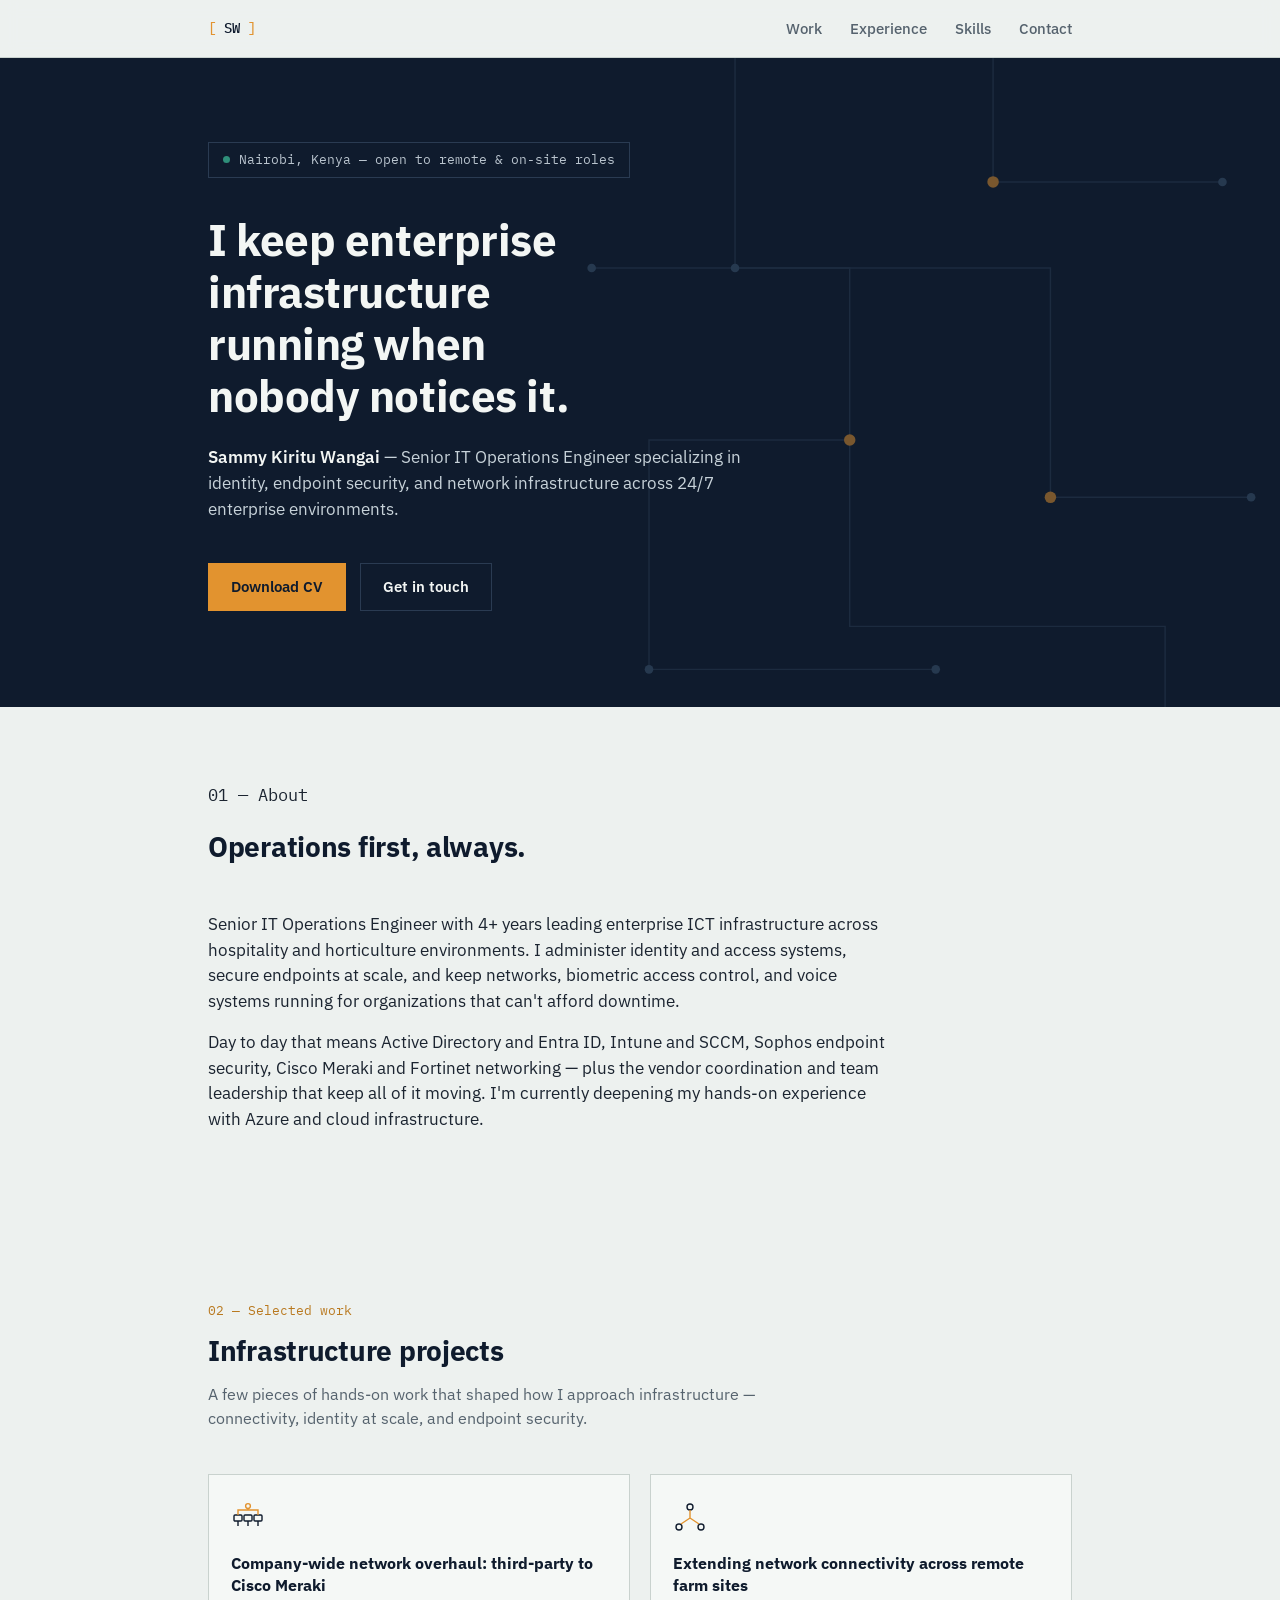
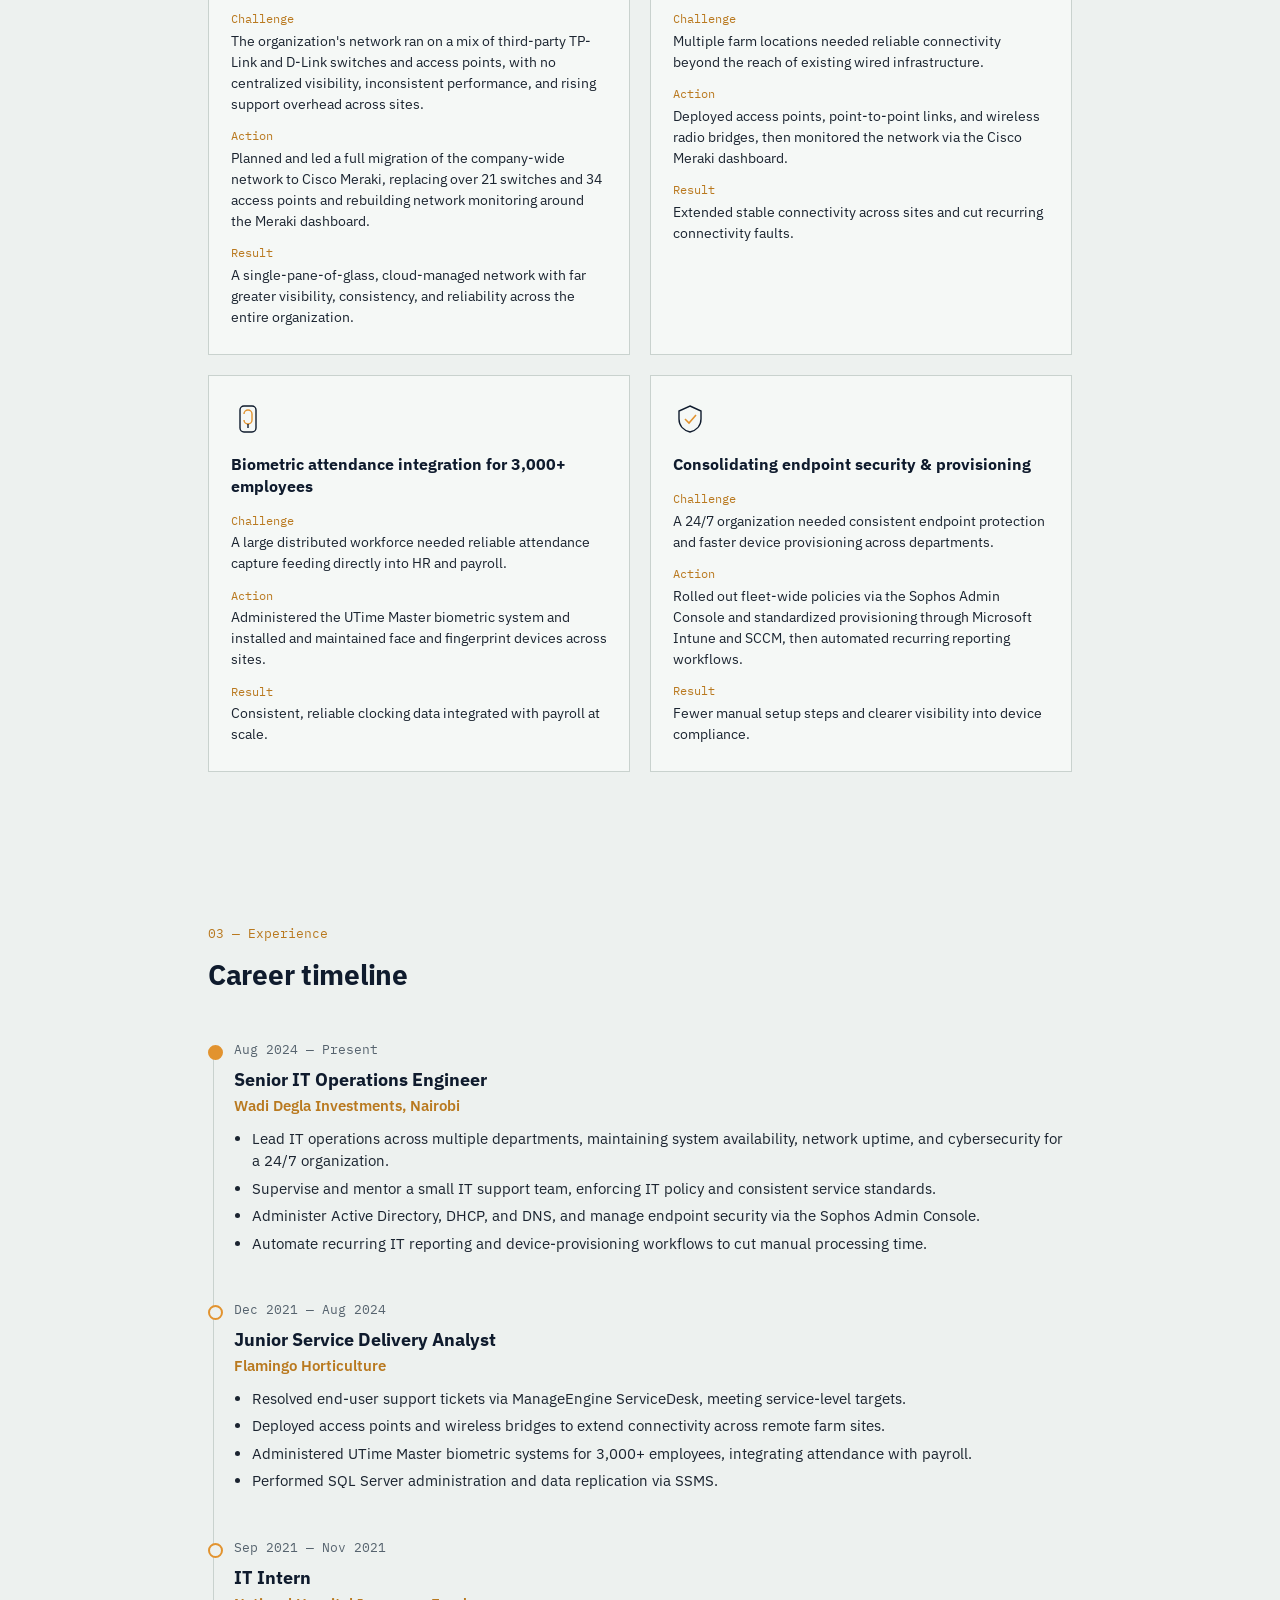
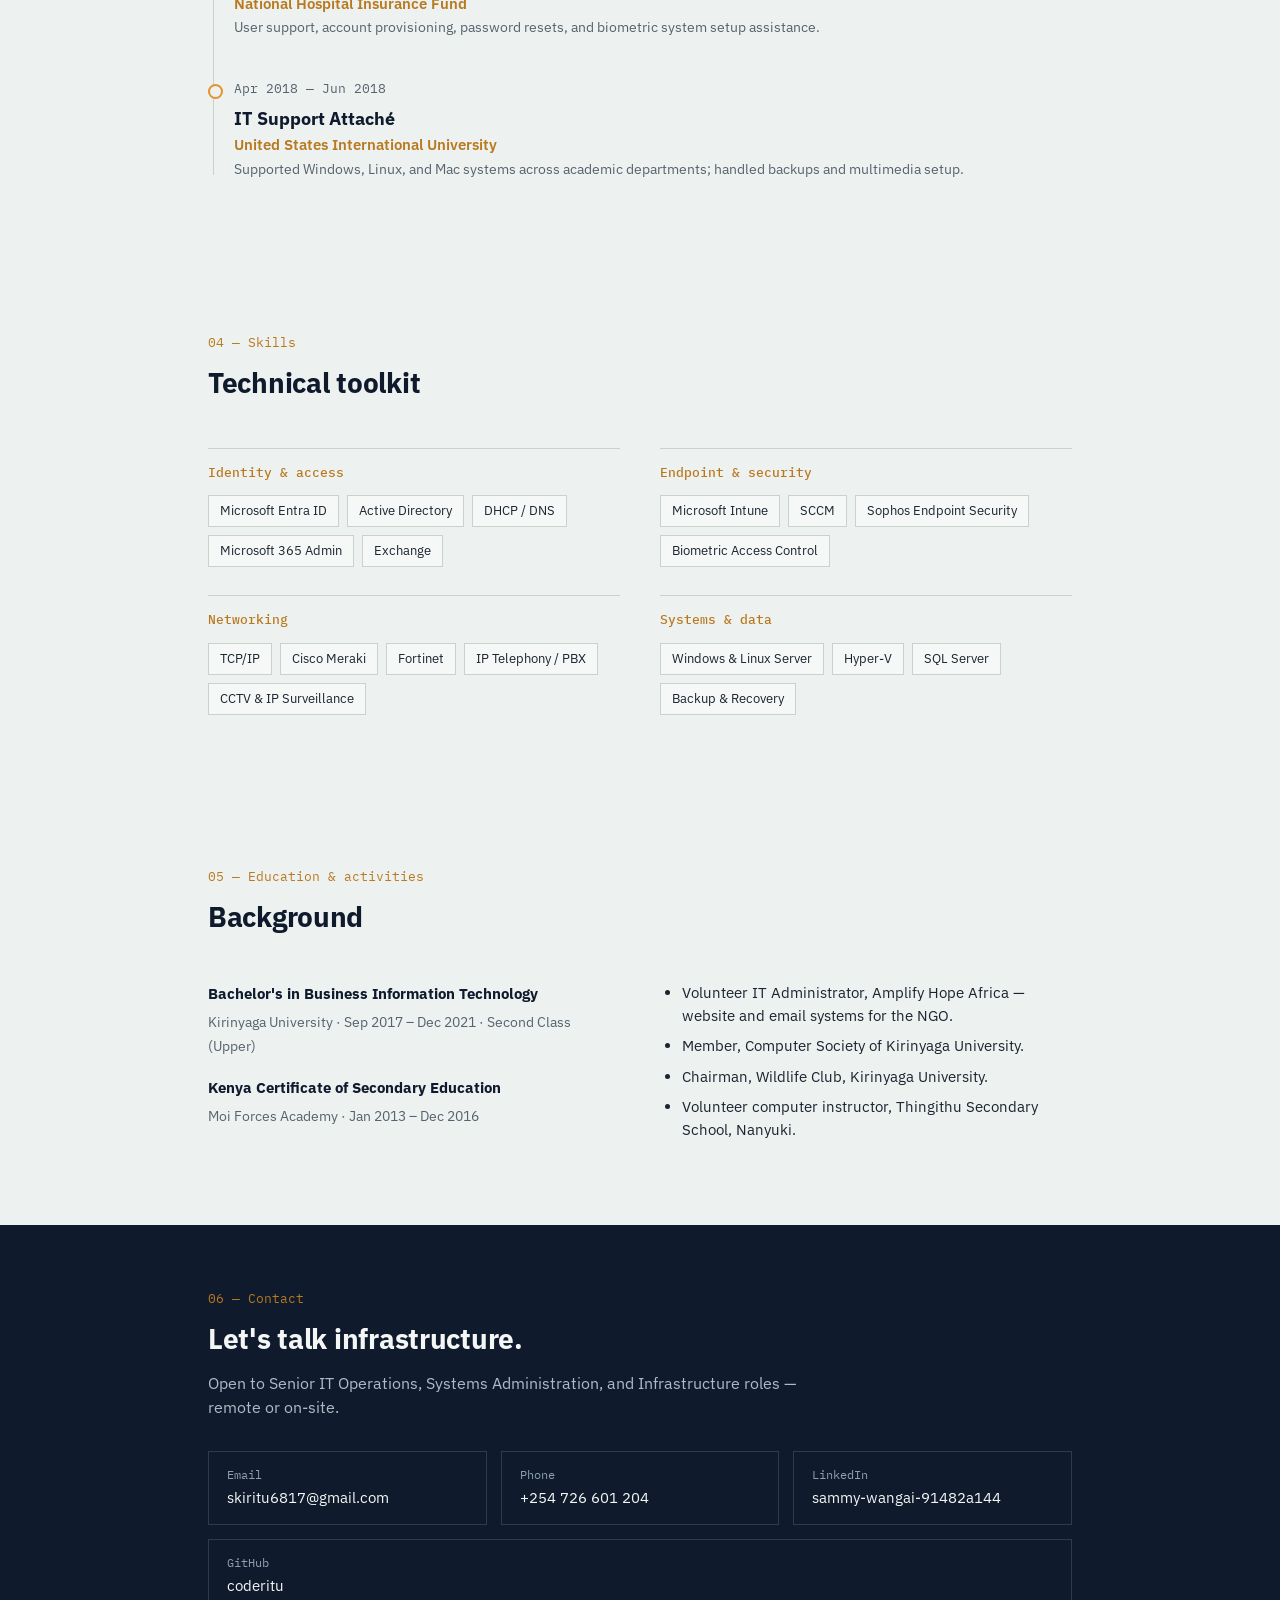
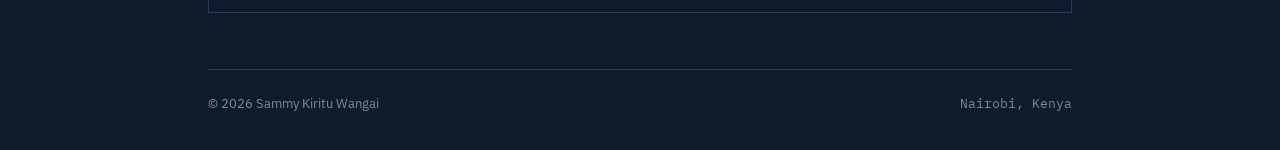
<file: index.html>
<!DOCTYPE html>
<html lang="en">
<head>
<meta charset="UTF-8">
<meta name="viewport" content="width=device-width, initial-scale=1.0">
<title>Sammy Kiritu Wangai — IT Operations Engineer</title>
<meta name="description" content="Sammy Kiritu Wangai — Senior IT Operations Engineer specializing in identity, endpoint security, and enterprise network infrastructure.">
<link rel="preconnect" href="https://fonts.googleapis.com">
<link rel="preconnect" href="https://fonts.gstatic.com" crossorigin>
<link href="https://fonts.googleapis.com/css2?family=IBM+Plex+Sans:wght@400;500;600;700&family=IBM+Plex+Mono:wght@400;500&display=swap" rel="stylesheet">
<style>
  :root{
    --ink:#0F1B2D;
    --ink-soft:#16263C;
    --paper:#EDF1EF;
    --paper-raise:#E2E9E5;
    --amber:#E2932F;
    --amber-dim:#B9791F;
    --slate:#56636E;
    --charcoal:#1B2430;
    --line:#C9D2CE;
    --line-dark:#2A3B52;
    --teal:#2F8F7A;
    --paper-text:#F3F6F4;
    --max:920px;
  }

  *{box-sizing:border-box;}
  html{scroll-behavior:smooth;}
  body{
    margin:0;
    background:var(--paper);
    color:var(--charcoal);
    font-family:'IBM Plex Sans', -apple-system, sans-serif;
    line-height:1.55;
    -webkit-font-smoothing:antialiased;
  }
  a{color:inherit;}
  .mono{font-family:'IBM Plex Mono', ui-monospace, monospace;}

  ::selection{background:var(--amber); color:var(--ink);}

  @media (prefers-reduced-motion: reduce){
    *{animation:none !important; transition:none !important; scroll-behavior:auto !important;}
  }

  /* ---------- Layout shell ---------- */
  .wrap{max-width:var(--max); margin:0 auto; padding:0 28px;}

  /* ---------- Nav ---------- */
  .nav{
    position:sticky; top:0; z-index:50;
    background:rgba(237,241,239,0.88);
    backdrop-filter:blur(8px);
    border-bottom:1px solid var(--line);
  }
  .nav-inner{
    max-width:var(--max); margin:0 auto; padding:16px 28px;
    display:flex; align-items:center; justify-content:space-between;
  }
  .mark{
    display:flex; align-items:center; gap:8px;
    font-family:'IBM Plex Mono', monospace; font-size:14px; font-weight:500;
    color:var(--ink); text-decoration:none;
  }
  .mark .bracket{color:var(--amber);}
  .nav-links{display:flex; gap:28px; list-style:none; margin:0; padding:0;}
  .nav-links a{
    text-decoration:none; color:var(--slate); font-size:14.5px; font-weight:500;
    border-bottom:1px solid transparent; padding-bottom:2px;
    transition:color .15s, border-color .15s;
  }
  .nav-links a:hover{color:var(--ink); border-color:var(--amber);}
  .nav-toggle{display:none;}

  /* ---------- Hero ---------- */
  .hero{
    position:relative; overflow:hidden;
    background:var(--ink);
    color:var(--paper-text);
  }
  .hero-inner{
    max-width:var(--max); margin:0 auto; padding:84px 28px 96px;
    position:relative; z-index:2;
  }
  .status-line{
    display:inline-flex; align-items:center; gap:9px;
    font-family:'IBM Plex Mono', monospace; font-size:13px;
    color:#B9C4CE;
    border:1px solid var(--line-dark);
    padding:7px 14px;
    margin-bottom:36px;
  }
  .dot{
    width:7px; height:7px; border-radius:50%;
    background:var(--teal);
    box-shadow:0 0 0 0 rgba(47,143,122,.6);
    animation:pulse 2.4s ease-out infinite;
  }
  @keyframes pulse{
    0%{box-shadow:0 0 0 0 rgba(47,143,122,.55);}
    70%{box-shadow:0 0 0 8px rgba(47,143,122,0);}
    100%{box-shadow:0 0 0 0 rgba(47,143,122,0);}
  }
  .hero h1{
    font-size:clamp(30px, 4.4vw, 44px);
    line-height:1.18;
    font-weight:700;
    margin:0 0 22px;
    max-width:15ch;
    letter-spacing:-0.01em;
  }
  .hero .role{
    font-size:17px;
    color:#C7D2D9;
    max-width:56ch;
    margin:0 0 40px;
  }
  .hero .role strong{color:var(--paper-text); font-weight:600;}
  .cta-row{display:flex; gap:14px; flex-wrap:wrap;}
  .btn{
    display:inline-flex; align-items:center; gap:8px;
    padding:12px 22px;
    font-size:14.5px; font-weight:600;
    text-decoration:none;
    border:1px solid transparent;
    cursor:pointer;
    transition:background .15s, color .15s, border-color .15s;
  }
  .btn-primary{background:var(--amber); color:var(--ink);}
  .btn-primary:hover{background:#EFA648;}
  .btn-ghost{border-color:var(--line-dark); color:var(--paper-text);}
  .btn-ghost:hover{border-color:var(--amber); color:var(--amber);}

  .schematic{
    position:absolute; top:0; right:0; height:100%; width:56%;
    opacity:0.5; z-index:1; pointer-events:none;
  }

  /* ---------- Sections generic ---------- */
  section{padding:76px 0;}
  .section-head{margin-bottom:44px;}
  .index-label{
    font-family:'IBM Plex Mono', monospace; font-size:13px;
    color:var(--amber-dim); margin:0 0 8px;
  }
  h2{
    font-size:clamp(22px, 3vw, 28px);
    margin:0; font-weight:700; letter-spacing:-0.01em;
    color:var(--ink);
  }
  .lede{color:var(--slate); font-size:15.5px; max-width:62ch; margin-top:10px;}

  /* ---------- About ---------- */
  .about p{
    font-size:16.5px; color:var(--charcoal); max-width:68ch; margin:0 0 16px;
  }

  /* ---------- Experience timeline ---------- */
  .timeline{position:relative; padding-left:26px;}
  .timeline::before{
    content:''; position:absolute; left:5px; top:6px; bottom:6px; width:1px;
    background:var(--line);
  }
  .tl-item{position:relative; padding-bottom:40px;}
  .tl-item:last-child{padding-bottom:0;}
  .tl-item::before{
    content:''; position:absolute; left:-26px; top:5px; width:11px; height:11px;
    border-radius:50%; background:var(--paper); border:2px solid var(--amber);
  }
  .tl-item.current::before{background:var(--amber);}
  .tl-date{
    font-family:'IBM Plex Mono', monospace; font-size:13px; color:var(--slate);
    margin-bottom:6px; display:block;
  }
  .tl-item h3{margin:0 0 2px; font-size:17.5px; color:var(--ink);}
  .tl-item .org{color:var(--amber-dim); font-size:14.5px; font-weight:600; margin-bottom:10px; display:block;}
  .tl-item ul{margin:0; padding-left:18px; color:var(--charcoal); font-size:14.5px;}
  .tl-item li{margin-bottom:5px;}
  .tl-item.compact .org{margin-bottom:2px;}
  .tl-item.compact p{margin:0; color:var(--slate); font-size:14px;}

  /* ---------- Case studies ---------- */
  .cases{display:grid; grid-template-columns:repeat(2, 1fr); gap:20px;}
  .case{
    border:1px solid var(--line);
    background:#F5F8F6;
    padding:26px 22px;
    display:flex; flex-direction:column;
  }
  .case svg{margin-bottom:18px;}
  .case h3{font-size:16px; margin:0 0 14px; color:var(--ink); line-height:1.35;}
  .case-row{margin-bottom:12px;}
  .case-row:last-child{margin-bottom:0;}
  .case-label{
    font-family:'IBM Plex Mono', monospace; font-size:11.5px;
    color:var(--amber-dim); display:block; margin-bottom:3px;
  }
  .case-row p{margin:0; font-size:13.6px; color:var(--charcoal);}

  /* ---------- Skills ---------- */
  .skill-grid{display:grid; grid-template-columns:repeat(2, 1fr); gap:28px 40px;}
  .skill-cat{border-top:1px solid var(--line); padding-top:14px;}
  .skill-cat h4{
    font-family:'IBM Plex Mono', monospace; font-weight:500; font-size:13px;
    color:var(--amber-dim); margin:0 0 12px;
  }
  .tag-row{display:flex; flex-wrap:wrap; gap:8px;}
  .tag{
    border:1px solid var(--line); padding:5px 11px;
    font-size:13px; color:var(--charcoal); background:#F5F8F6;
  }

  /* ---------- Education / Activities ---------- */
  .two-col{display:grid; grid-template-columns:1fr 1fr; gap:48px;}
  .edu-item{margin-bottom:18px;}
  .edu-item:last-child{margin-bottom:0;}
  .edu-item h4{margin:0 0 3px; font-size:15px; color:var(--ink);}
  .edu-item span{color:var(--slate); font-size:13.5px;}
  .activities ul{margin:0; padding-left:18px; color:var(--charcoal); font-size:14.5px;}
  .activities li{margin-bottom:8px;}

  /* ---------- Footer / Contact ---------- */
  footer{
    background:var(--ink); color:var(--paper-text);
    padding:64px 0 36px;
  }
  .contact-head h2{color:var(--paper-text);}
  .contact-head .lede{color:#AEBBC4;}
  .contact-grid{
    display:flex; flex-wrap:wrap; gap:14px; margin:32px 0 56px;
  }
  .contact-link{
    display:flex; align-items:center; gap:10px;
    border:1px solid var(--line-dark);
    padding:14px 18px;
    text-decoration:none; color:var(--paper-text);
    font-size:14.5px;
    transition:border-color .15s;
    flex:1 1 220px;
  }
  .contact-link:hover{border-color:var(--amber);}
  .contact-link .k{color:#8FA0AC; font-family:'IBM Plex Mono', monospace; font-size:12px; display:block; margin-bottom:3px;}
  .foot-bottom{
    border-top:1px solid var(--line-dark); padding-top:24px;
    display:flex; justify-content:space-between; flex-wrap:wrap; gap:12px;
    font-size:13px; color:#7C8B96;
  }

  /* ---------- Responsive ---------- */
  @media (max-width:760px){
    .nav-links{
      position:fixed; inset:56px 0 auto 0; background:var(--paper);
      flex-direction:column; padding:18px 28px; border-bottom:1px solid var(--line);
      transform:translateY(-120%); transition:transform .2s ease; gap:16px;
    }
    .nav-links.open{transform:translateY(0);}
    .nav-toggle{
      display:block; background:none; border:1px solid var(--line);
      padding:7px 10px; font-family:'IBM Plex Mono', monospace; font-size:13px;
      color:var(--ink); cursor:pointer;
    }
    .schematic{display:none;}
    .cases{grid-template-columns:1fr;}
    .skill-grid{grid-template-columns:1fr;}
    .two-col{grid-template-columns:1fr;}
    .hero-inner{padding:64px 20px 72px;}
  }
</style>
</head>
<body>

<nav class="nav">
  <div class="nav-inner">
    <a href="#top" class="mark"><span class="bracket">[</span>SW<span class="bracket">]</span></a>
    <button class="nav-toggle" id="navToggle" aria-label="Toggle menu">Menu</button>
    <ul class="nav-links" id="navLinks">
      <li><a href="#work">Work</a></li>
      <li><a href="#experience">Experience</a></li>
      <li><a href="#skills">Skills</a></li>
      <li><a href="#contact">Contact</a></li>
    </ul>
  </div>
</nav>

<header class="hero" id="top">
  <svg class="schematic" viewBox="0 0 500 600" preserveAspectRatio="xMaxYMid slice" xmlns="http://www.w3.org/2000/svg">
    <g stroke="#2A3B52" stroke-width="1" fill="none">
      <path d="M60 40 H 300 V 160 H 460"/>
      <path d="M120 40 V 220 H 340 V 380"/>
      <path d="M20 220 H 200 V 340 H 60 V 500"/>
      <path d="M340 380 H 480"/>
      <path d="M200 340 V 470 H 420 V 560"/>
      <path d="M60 500 H 260"/>
    </g>
    <g fill="#E2932F">
      <circle cx="300" cy="160" r="4"/>
      <circle cx="340" cy="380" r="4"/>
      <circle cx="200" cy="340" r="4"/>
    </g>
    <g fill="#3E5772">
      <circle cx="60" cy="40" r="3"/>
      <circle cx="460" cy="160" r="3"/>
      <circle cx="120" cy="220" r="3"/>
      <circle cx="20" cy="220" r="3"/>
      <circle cx="480" cy="380" r="3"/>
      <circle cx="60" cy="500" r="3"/>
      <circle cx="420" cy="560" r="3"/>
      <circle cx="260" cy="500" r="3"/>
    </g>
  </svg>

  <div class="hero-inner">
    <div class="status-line"><span class="dot"></span>Nairobi, Kenya — open to remote &amp; on-site roles</div>
    <h1>I keep enterprise infrastructure running when nobody notices it.</h1>
    <p class="role"><strong>Sammy Kiritu Wangai</strong> — Senior IT Operations Engineer specializing in identity, endpoint security, and network infrastructure across 24/7 enterprise environments.</p>
    <div class="cta-row">
      <a class="btn btn-primary" href="./Sammy_Kiritu_Wangai_CV.pdf">Download CV</a>
      <a class="btn btn-ghost" href="#contact">Get in touch</a>
    </div>
  </div>
</header>

<main class="wrap">

  <section class="about" id="about">
    <div class="section-head">
      <p class="index-label">01 — About</p>
      <h2>Operations first, always.</h2>
    </div>
    <p>Senior IT Operations Engineer with 4+ years leading enterprise ICT infrastructure across hospitality and horticulture environments. I administer identity and access systems, secure endpoints at scale, and keep networks, biometric access control, and voice systems running for organizations that can't afford downtime.</p>
    <p>Day to day that means Active Directory and Entra ID, Intune and SCCM, Sophos endpoint security, Cisco Meraki and Fortinet networking — plus the vendor coordination and team leadership that keep all of it moving. I'm currently deepening my hands-on experience with Azure and cloud infrastructure.</p>
  </section>

  <section id="work">
    <div class="section-head">
      <p class="index-label">02 — Selected work</p>
      <h2>Infrastructure projects</h2>
      <p class="lede">A few pieces of hands-on work that shaped how I approach infrastructure — connectivity, identity at scale, and endpoint security.</p>
    </div>
    <div class="cases">

      <div class="case">
        <svg width="34" height="34" viewBox="0 0 34 34" fill="none">
          <rect x="3" y="14" width="8" height="6" rx="1" stroke="#0F1B2D" stroke-width="1.4"/>
          <rect x="13" y="14" width="8" height="6" rx="1" stroke="#0F1B2D" stroke-width="1.4"/>
          <rect x="23" y="14" width="8" height="6" rx="1" stroke="#0F1B2D" stroke-width="1.4"/>
          <path d="M7 14 V9 H27 V14" stroke="#E2932F" stroke-width="1.4"/>
          <circle cx="17" cy="5" r="2.4" stroke="#E2932F" stroke-width="1.4"/>
          <path d="M17 7.4 V9" stroke="#E2932F" stroke-width="1.4"/>
          <path d="M7 20 V25 M17 20 V25 M27 20 V25" stroke="#0F1B2D" stroke-width="1.4"/>
        </svg>
        <h3>Company-wide network overhaul: third-party to Cisco Meraki</h3>
        <div class="case-row"><span class="case-label">Challenge</span><p>The organization's network ran on a mix of third-party TP-Link and D-Link switches and access points, with no centralized visibility, inconsistent performance, and rising support overhead across sites.</p></div>
        <div class="case-row"><span class="case-label">Action</span><p>Planned and led a full migration of the company-wide network to Cisco Meraki, replacing over 21 switches and 34 access points and rebuilding network monitoring around the Meraki dashboard.</p></div>
        <div class="case-row"><span class="case-label">Result</span><p>A single-pane-of-glass, cloud-managed network with far greater visibility, consistency, and reliability across the entire organization.</p></div>
      </div>

      <div class="case">
        <svg width="34" height="34" viewBox="0 0 34 34" fill="none">
          <circle cx="17" cy="6" r="3" stroke="#0F1B2D" stroke-width="1.4"/>
          <circle cx="6" cy="26" r="3" stroke="#0F1B2D" stroke-width="1.4"/>
          <circle cx="28" cy="26" r="3" stroke="#0F1B2D" stroke-width="1.4"/>
          <path d="M17 9 V17 M17 17 L8 23 M17 17 L26 23" stroke="#E2932F" stroke-width="1.4"/>
        </svg>
        <h3>Extending network connectivity across remote farm sites</h3>
        <div class="case-row"><span class="case-label">Challenge</span><p>Multiple farm locations needed reliable connectivity beyond the reach of existing wired infrastructure.</p></div>
        <div class="case-row"><span class="case-label">Action</span><p>Deployed access points, point-to-point links, and wireless radio bridges, then monitored the network via the Cisco Meraki dashboard.</p></div>
        <div class="case-row"><span class="case-label">Result</span><p>Extended stable connectivity across sites and cut recurring connectivity faults.</p></div>
      </div>

      <div class="case">
        <svg width="34" height="34" viewBox="0 0 34 34" fill="none">
          <rect x="9" y="4" width="16" height="26" rx="4" stroke="#0F1B2D" stroke-width="1.4"/>
          <path d="M13 12c0-2.2 1.8-4 4-4s4 1.8 4 4v6c0 2.2-1.8 4-4 4s-4-1.8-4-4" stroke="#E2932F" stroke-width="1.4"/>
          <path d="M17 22v4" stroke="#0F1B2D" stroke-width="1.4"/>
        </svg>
        <h3>Biometric attendance integration for 3,000+ employees</h3>
        <div class="case-row"><span class="case-label">Challenge</span><p>A large distributed workforce needed reliable attendance capture feeding directly into HR and payroll.</p></div>
        <div class="case-row"><span class="case-label">Action</span><p>Administered the UTime Master biometric system and installed and maintained face and fingerprint devices across sites.</p></div>
        <div class="case-row"><span class="case-label">Result</span><p>Consistent, reliable clocking data integrated with payroll at scale.</p></div>
      </div>

      <div class="case">
        <svg width="34" height="34" viewBox="0 0 34 34" fill="none">
          <path d="M17 4 L28 9 V17 C28 24 23 28.5 17 30 C11 28.5 6 24 6 17 V9 Z" stroke="#0F1B2D" stroke-width="1.4"/>
          <path d="M12 17 L16 21 L23 13" stroke="#E2932F" stroke-width="1.6"/>
        </svg>
        <h3>Consolidating endpoint security &amp; provisioning</h3>
        <div class="case-row"><span class="case-label">Challenge</span><p>A 24/7 organization needed consistent endpoint protection and faster device provisioning across departments.</p></div>
        <div class="case-row"><span class="case-label">Action</span><p>Rolled out fleet-wide policies via the Sophos Admin Console and standardized provisioning through Microsoft Intune and SCCM, then automated recurring reporting workflows.</p></div>
        <div class="case-row"><span class="case-label">Result</span><p>Fewer manual setup steps and clearer visibility into device compliance.</p></div>
      </div>

    </div>
  </section>

  <section id="experience">
    <div class="section-head">
      <p class="index-label">03 — Experience</p>
      <h2>Career timeline</h2>
    </div>
    <div class="timeline">

      <div class="tl-item current">
        <span class="tl-date">Aug 2024 — Present</span>
        <h3>Senior IT Operations Engineer</h3>
        <span class="org">Wadi Degla Investments, Nairobi</span>
        <ul>
          <li>Lead IT operations across multiple departments, maintaining system availability, network uptime, and cybersecurity for a 24/7 organization.</li>
          <li>Supervise and mentor a small IT support team, enforcing IT policy and consistent service standards.</li>
          <li>Administer Active Directory, DHCP, and DNS, and manage endpoint security via the Sophos Admin Console.</li>
          <li>Automate recurring IT reporting and device-provisioning workflows to cut manual processing time.</li>
        </ul>
      </div>

      <div class="tl-item">
        <span class="tl-date">Dec 2021 — Aug 2024</span>
        <h3>Junior Service Delivery Analyst</h3>
        <span class="org">Flamingo Horticulture</span>
        <ul>
          <li>Resolved end-user support tickets via ManageEngine ServiceDesk, meeting service-level targets.</li>
          <li>Deployed access points and wireless bridges to extend connectivity across remote farm sites.</li>
          <li>Administered UTime Master biometric systems for 3,000+ employees, integrating attendance with payroll.</li>
          <li>Performed SQL Server administration and data replication via SSMS.</li>
        </ul>
      </div>

      <div class="tl-item compact">
        <span class="tl-date">Sep 2021 — Nov 2021</span>
        <h3>IT Intern</h3>
        <span class="org">National Hospital Insurance Fund</span>
        <p>User support, account provisioning, password resets, and biometric system setup assistance.</p>
      </div>

      <div class="tl-item compact">
        <span class="tl-date">Apr 2018 — Jun 2018</span>
        <h3>IT Support Attaché</h3>
        <span class="org">United States International University</span>
        <p>Supported Windows, Linux, and Mac systems across academic departments; handled backups and multimedia setup.</p>
      </div>

    </div>
  </section>

  <section id="skills">
    <div class="section-head">
      <p class="index-label">04 — Skills</p>
      <h2>Technical toolkit</h2>
    </div>
    <div class="skill-grid">
      <div class="skill-cat">
        <h4>Identity &amp; access</h4>
        <div class="tag-row">
          <span class="tag">Microsoft Entra ID</span><span class="tag">Active Directory</span>
          <span class="tag">DHCP / DNS</span><span class="tag">Microsoft 365 Admin</span>
          <span class="tag">Exchange</span>
        </div>
      </div>
      <div class="skill-cat">
        <h4>Endpoint &amp; security</h4>
        <div class="tag-row">
          <span class="tag">Microsoft Intune</span><span class="tag">SCCM</span>
          <span class="tag">Sophos Endpoint Security</span><span class="tag">Biometric Access Control</span>
        </div>
      </div>
      <div class="skill-cat">
        <h4>Networking</h4>
        <div class="tag-row">
          <span class="tag">TCP/IP</span><span class="tag">Cisco Meraki</span>
          <span class="tag">Fortinet</span><span class="tag">IP Telephony / PBX</span>
          <span class="tag">CCTV &amp; IP Surveillance</span>
        </div>
      </div>
      <div class="skill-cat">
        <h4>Systems &amp; data</h4>
        <div class="tag-row">
          <span class="tag">Windows &amp; Linux Server</span><span class="tag">Hyper-V</span>
          <span class="tag">SQL Server</span><span class="tag">Backup &amp; Recovery</span>
        </div>
      </div>
    </div>
  </section>

  <section id="education">
    <div class="section-head">
      <p class="index-label">05 — Education &amp; activities</p>
      <h2>Background</h2>
    </div>
    <div class="two-col">
      <div>
        <div class="edu-item">
          <h4>Bachelor's in Business Information Technology</h4>
          <span>Kirinyaga University · Sep 2017 – Dec 2021 · Second Class (Upper)</span>
        </div>
        <div class="edu-item">
          <h4>Kenya Certificate of Secondary Education</h4>
          <span>Moi Forces Academy · Jan 2013 – Dec 2016</span>
        </div>
      </div>
      <div class="activities">
        <ul>
          <li>Volunteer IT Administrator, Amplify Hope Africa — website and email systems for the NGO.</li>
          <li>Member, Computer Society of Kirinyaga University.</li>
          <li>Chairman, Wildlife Club, Kirinyaga University.</li>
          <li>Volunteer computer instructor, Thingithu Secondary School, Nanyuki.</li>
        </ul>
      </div>
    </div>
  </section>

</main>

<footer id="contact">
  <div class="wrap">
    <div class="contact-head">
      <p class="index-label">06 — Contact</p>
      <h2>Let's talk infrastructure.</h2>
      <p class="lede">Open to Senior IT Operations, Systems Administration, and Infrastructure roles — remote or on-site.</p>
    </div>
    <div class="contact-grid">
      <a class="contact-link" href="mailto:skiritu6817@gmail.com"><div><span class="k">Email</span>skiritu6817@gmail.com</div></a>
      <a class="contact-link" href="tel:+254726601204"><div><span class="k">Phone</span>+254 726 601 204</div></a>
      <a class="contact-link" href="https://www.linkedin.com/in/sammy-wangai-91482a144/" target="_blank" rel="noopener"><div><span class="k">LinkedIn</span>sammy-wangai-91482a144</div></a>
      <a class="contact-link" href="https://github.com/coderitu" target="_blank" rel="noopener"><div><span class="k">GitHub</span>coderitu</div></a>
    </div>
    <div class="foot-bottom">
      <span>© 2026 Sammy Kiritu Wangai</span>
      <span class="mono">Nairobi, Kenya</span>
    </div>
  </div>
</footer>

<script>
  const toggle = document.getElementById('navToggle');
  const links = document.getElementById('navLinks');
  if(toggle){
    toggle.addEventListener('click', () => links.classList.toggle('open'));
    links.querySelectorAll('a').forEach(a => a.addEventListener('click', () => links.classList.remove('open')));
  }
</script>

</body>
</html>
</file>
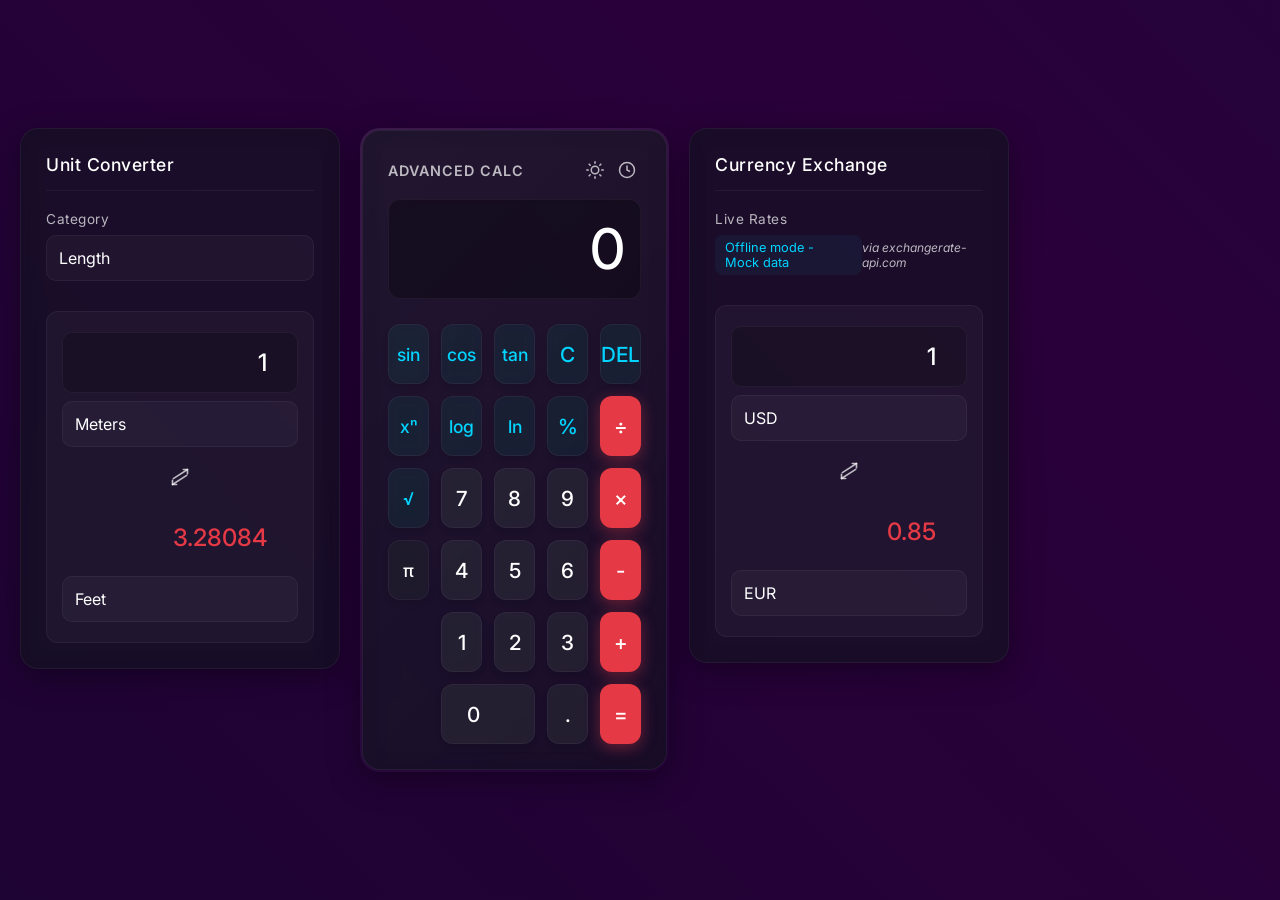
<file: calculator_index.html>
<!DOCTYPE html>
<html lang="en">

<head>
    <meta charset="UTF-8">
    <meta name="viewport" content="width=device-width, initial-scale=1.0">
    <title>Modern Calculator</title>
    <link rel="stylesheet" href="calculator_style.css">
    <link href="https://fonts.googleapis.com/css2?family=Inter:wght@400;500;600&display=swap" rel="stylesheet">
</head>

<body>
    <div class="app-wrapper">
        <!-- Permanent Unit Converter Panel (Left) -->
        <div class="converter-panel permanent-panel" id="unit-converter-container">
            <div class="panel-header">
                <h3>Unit Converter</h3>
            </div>
            <div class="converter-content">
                <div class="input-group">
                    <label>Category</label>
                    <select id="converter-category" class="custom-select">
                        <option value="length">Length</option>
                        <option value="volume">Volume</option>
                        <option value="mass">Mass</option>
                    </select>
                </div>

                <div class="conversion-area">
                    <div class="input-group">
                        <input type="number" id="converter-from-value" value="1" class="converter-input">
                        <select id="converter-from-unit" class="custom-select"></select>
                    </div>

                    <div class="swap-icon">
                        <svg width="20" height="20" viewBox="0 0 24 24" fill="none" stroke="currentColor"
                            stroke-width="2" stroke-linecap="round" stroke-linejoin="round">
                            <polyline points="16 3 21 3 21 8"></polyline>
                            <line x1="4" y1="14" x2="21" y2="3"></line>
                            <polyline points="8 21 3 21 3 16"></polyline>
                            <line x1="20" y1="10" x2="3" y2="21"></line>
                        </svg>
                    </div>

                    <div class="input-group">
                        <input type="number" id="converter-to-value" readonly class="converter-input result-input">
                        <select id="converter-to-unit" class="custom-select"></select>
                    </div>
                </div>
            </div>
        </div>

        <!-- Main Calculator (Center) -->
        <div class="calculator-container">
            <div class="calculator">
                <div class="top-bar">
                    <div class="brand">Advanced Calc</div>
                    <div class="controls">
                        <button class="icon-btn" id="theme-toggle" title="Toggle Theme">
                            <svg width="18" height="18" viewBox="0 0 24 24" fill="none" stroke="currentColor"
                                stroke-width="2" stroke-linecap="round" stroke-linejoin="round" class="theme-icon-sun">
                                <circle cx="12" cy="12" r="5"></circle>
                                <line x1="12" y1="1" x2="12" y2="3"></line>
                                <line x1="12" y1="21" x2="12" y2="23"></line>
                                <line x1="4.22" y1="4.22" x2="5.64" y2="5.64"></line>
                                <line x1="18.36" y1="18.36" x2="19.78" y2="19.78"></line>
                                <line x1="1" y1="12" x2="3" y2="12"></line>
                                <line x1="21" y1="12" x2="23" y2="12"></line>
                                <line x1="4.22" y1="19.78" x2="5.64" y2="18.36"></line>
                                <line x1="18.36" y1="5.64" x2="19.78" y2="4.22"></line>
                            </svg>
                        </button>
                        <button class="icon-btn" id="history-toggle" title="View History">
                            <svg width="18" height="18" viewBox="0 0 24 24" fill="none" stroke="currentColor"
                                stroke-width="2">
                                <circle cx="12" cy="12" r="10"></circle>
                                <polyline points="12 6 12 12 16 14"></polyline>
                            </svg>
                        </button>
                    </div>
                </div>
                <div class="display" id="display">0</div>
                <div class="buttons merged-mode">
                    <button class="btn scientific operator" data-action="sin">sin</button>
                    <button class="btn scientific operator" data-action="cos">cos</button>
                    <button class="btn scientific operator" data-action="tan">tan</button>
                    <button class="btn operator" data-action="clear" title="Clear All">C</button>
                    <button class="btn operator" data-action="delete" title="Delete Last">DEL</button>

                    <button class="btn scientific operator" data-action="power">xⁿ</button>
                    <button class="btn scientific operator" data-action="log">log</button>
                    <button class="btn scientific operator" data-action="ln">ln</button>
                    <button class="btn operator" data-action="percent">%</button>
                    <button class="btn operator highlight" data-action="divide">÷</button>

                    <button class="btn scientific operator" data-action="sqrt">√</button>
                    <button class="btn number" data-number="7">7</button>
                    <button class="btn number" data-number="8">8</button>
                    <button class="btn number" data-number="9">9</button>
                    <button class="btn operator highlight" data-action="multiply">×</button>

                    <button class="btn scientific" data-number="pi">π</button>
                    <button class="btn number" data-number="4">4</button>
                    <button class="btn number" data-number="5">5</button>
                    <button class="btn number" data-number="6">6</button>
                    <button class="btn operator highlight" data-action="subtract">-</button>

                    <!-- Spacers to fill the 5-column grid cleanly -->
                    <div class="spacer"></div>
                    <button class="btn number" data-number="1">1</button>
                    <button class="btn number" data-number="2">2</button>
                    <button class="btn number" data-number="3">3</button>
                    <button class="btn operator highlight" data-action="add">+</button>

                    <div class="spacer"></div>
                    <button class="btn number zero" data-number="0">0</button>
                    <button class="btn number" data-number=".">.</button>
                    <button class="btn operator highlight equals" data-action="calculate">=</button>
                </div>
            </div>
        </div>

        <!-- Permanent Currency Converter Panel (Right) -->
        <div class="currency-panel permanent-panel" id="currency-converter-container">
            <div class="panel-header">
                <h3>Currency Exchange</h3>
            </div>
            <div class="converter-content">
                <div class="input-group">
                    <label>Live Rates</label>
                    <div class="api-status-container">
                        <div class="api-status" id="api-status">Fetching rates...</div>
                        <div class="api-source">via exchangerate-api.com</div>
                    </div>
                </div>

                <div class="conversion-area">
                    <div class="input-group">
                        <input type="number" id="currency-from-value" value="1" class="converter-input">
                        <select id="currency-from-unit" class="custom-select">
                            <option value="USD">USD</option>
                        </select>
                    </div>

                    <div class="swap-icon">
                        <svg width="20" height="20" viewBox="0 0 24 24" fill="none" stroke="currentColor"
                            stroke-width="2" stroke-linecap="round" stroke-linejoin="round">
                            <polyline points="16 3 21 3 21 8"></polyline>
                            <line x1="4" y1="14" x2="21" y2="3"></line>
                            <polyline points="8 21 3 21 3 16"></polyline>
                            <line x1="20" y1="10" x2="3" y2="21"></line>
                        </svg>
                    </div>

                    <div class="input-group">
                        <input type="number" id="currency-to-value" readonly class="converter-input result-input">
                        <select id="currency-to-unit" class="custom-select">
                            <option value="EUR">EUR</option>
                        </select>
                    </div>
                </div>
            </div>
        </div>

        <!-- History Panel (Still Slides out to the right OVER the currency panel) -->
        <div class="side-panel" id="history-container">
            <div class="panel-header">
                <h3>History</h3>
                <button class="icon-btn" id="clear-history" title="Clear History">
                    <svg width="18" height="18" viewBox="0 0 24 24" fill="none" stroke="currentColor" stroke-width="2"
                        stroke-linecap="round" stroke-linejoin="round">
                        <polyline points="3 6 5 6 21 6"></polyline>
                        <path d="M19 6v14a2 2 0 0 1-2 2H7a2 2 0 0 1-2-2V6m3 0V4a2 2 0 0 1 2-2h4a2 2 0 0 1 2 2v2"></path>
                    </svg>
                </button>
            </div>
            <div class="history-list" id="history-list">
                <div class="empty-history">No history yet</div>
            </div>
        </div>
    </div>
    <script src="calculator_script.js"></script>
</body>

</html>
</file>
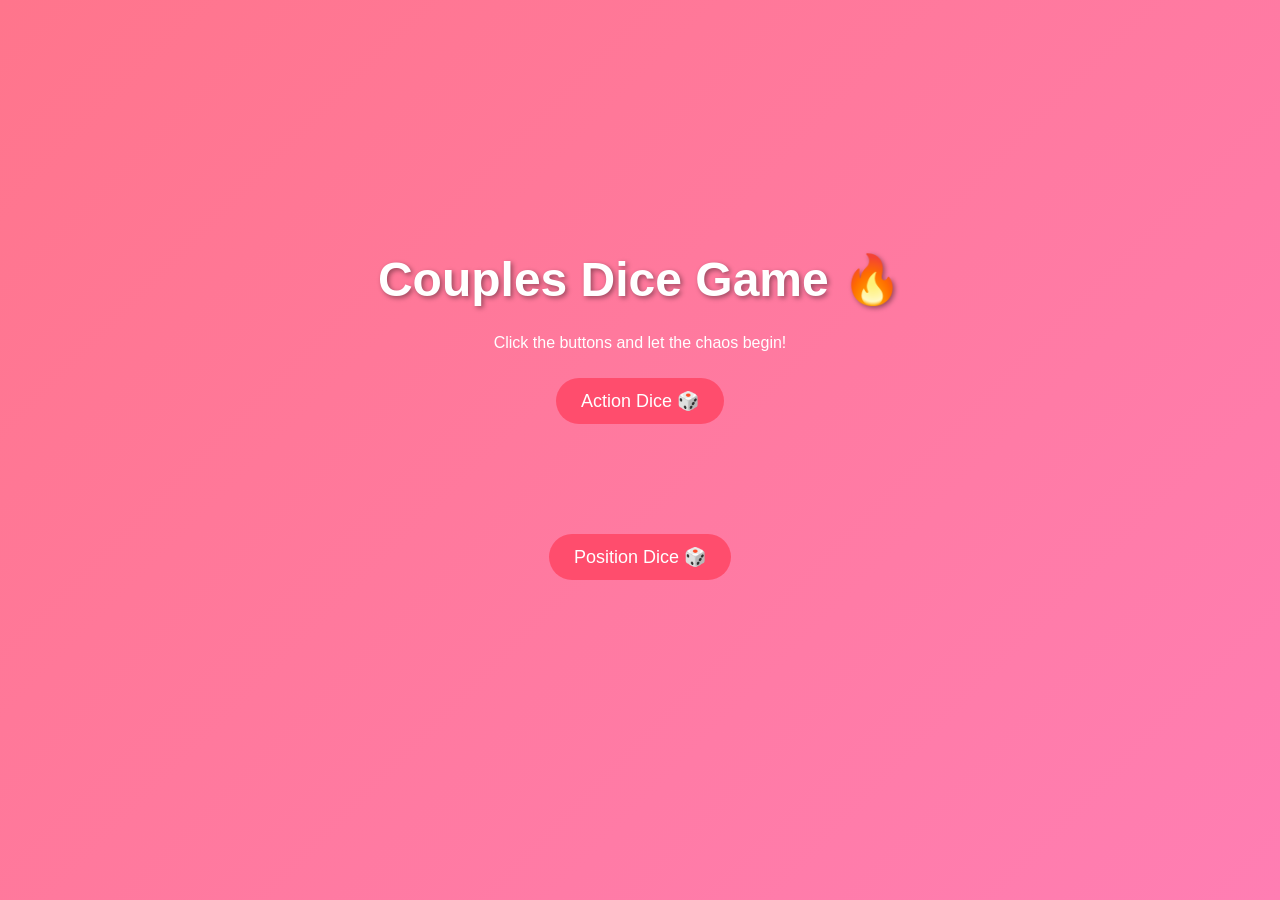
<file: seti.html>
<!DOCTYPE html>
<html lang="en">
<head>
<meta charset="UTF-8">
<meta name="viewport" content="width=device-width, initial-scale=1.0">
<title>Couples Dice Game 🔥</title>
<style>
body {
  margin:0;
  font-family: Arial, sans-serif;
  text-align:center;
  background: linear-gradient(135deg, #ff758c, #ff7eb3);
  color: #fff;
  min-height:100vh;
  display:flex;
  flex-direction:column;
  justify-content:center;
  align-items:center;
  overflow:hidden;
}

h1 {
  font-size: 3rem;
  margin-bottom: 10px;
  text-shadow: 2px 2px 5px rgba(0,0,0,0.4);
}

button {
  padding: 12px 25px;
  font-size: 18px;
  border:none;
  border-radius: 25px;
  margin: 10px;
  cursor:pointer;
  transition:0.3s ease;
  background:#ff4d6d;
  color:white;
}

button:hover {
  transform: scale(1.1);
}

#diceResult, #positionResult {
  font-size:1.5rem;
  margin:20px 0;
  min-height:50px;
}

/* Pop-in + bounce for text */
.popIn {
  display:inline-block;
  opacity:0;
  animation: popIn 0.5s forwards, bounce 0.6s forwards;
}

@keyframes popIn {
  0% { transform: scale(0); opacity: 0; }
  50% { transform: scale(1.2); opacity: 1; }
  100% { transform: scale(1); opacity: 1; }
}

@keyframes bounce {
  0%, 20%, 50%, 80%, 100% { transform: translateY(0); }
  40% { transform: translateY(-15px); }
  60% { transform: translateY(-7px); }
}

/* Emoji animation */
.emoji {
  position: absolute;
  font-size: 25px;
  animation: floatUpBounce 2s ease forwards;
}

@keyframes floatUpBounce {
  0% { opacity:1; transform: translateY(0) rotate(0deg);}
  25% { transform: translateY(-15px) rotate(90deg);}
  50% { transform: translateY(-30px) rotate(180deg);}
  75% { transform: translateY(-45px) rotate(270deg);}
  100% { opacity:0; transform: translateY(-200px) rotate(720deg);}
}
</style>
</head>
<body>

<h1>Couples Dice Game 🔥</h1>
<p>Click the buttons and let the chaos begin!</p>

<button id="actionDice">Action Dice 🎲</button>
<div id="diceResult"></div>

<button id="positionDice">Position Dice 🎲</button>
<div id="positionResult"></div>

<script>
// Adult action dice lines
const actions = [
  "Sammy licks Nelly's neck 😏",
  "Nelly takes Sammy's dick and sucks it 🔥",
  "Sammy kisses Nelly's thighs passionately 😈",
  "Nelly whispers a secret fantasy in Sammy's ear 😘",
  "Sammy teases Nelly's nipples 💦",
  "Nelly straddles Sammy for a kiss 💋",
  "Sammy massages Nelly's ass 🍑",
  "Nelly bites Sammy's shoulder playfully 😏",
  "Sammy kisses Nelly all over her body 😈",
  "Nelly runs her hands through Sammy's hair while teasing 😘",
  "Sammy bites Nelly's earlobe softly 😏",
  "Nelly licks Sammy's chest 💦",
  "Sammy scratches Nelly's back gently 😈",
  "Nelly whispers naughty words in Sammy's ear 😘",
  "Sammy lifts Nelly for a passionate kiss 🔥",
  "Nelly teases Sammy's inner thighs 😏",
  "Sammy spanks Nelly's ass red 🍑",
  "Sammy plays with Nelly's pussy 💦",
  "Nelly rides Sammy's cock 💦"
  
];

// Sex position dice lines
const positions = [
  "Missionary 💖",
  "Spooning 😘",
  "Cowgirl 🐎",
  "Reverse Cowgirl 😏",
  "Doggy Style 🐶",
  "69 🔥",
  "Standing Up 😈",
  "Side by Side 💋"
];

// Emoji set
const emojis = ["😈","🍑","🍆","🔥","💦"];

// Utility: pick a random item
function pickRandom(arr){
  return arr[Math.floor(Math.random()*arr.length)];
}

// Emoji burst
function flyEmojis() {
  for(let i=0;i<20;i++){
    const span = document.createElement("span");
    span.className = "emoji";
    span.innerText = pickRandom(emojis);
    span.style.left = Math.random()*window.innerWidth + "px";
    span.style.top = window.innerHeight + "px";
    span.style.fontSize = (15 + Math.random()*30) + "px";
    document.body.appendChild(span);
    setTimeout(()=>span.remove(),2000);
  }
}

// Action dice
const actionBtn = document.getElementById("actionDice");
const diceResult = document.getElementById("diceResult");

actionBtn.addEventListener("click", () => {
  const pick = pickRandom(actions);
  diceResult.innerHTML = `<span class="popIn">${pick}</span>`;
  flyEmojis();
});

// Position dice
const positionBtn = document.getElementById("positionDice");
const positionResult = document.getElementById("positionResult");

positionBtn.addEventListener("click", () => {
  const pick = pickRandom(positions);
  positionResult.innerHTML = `<span class="popIn">${pick}</span>`;
  flyEmojis();
});
</script>

</body>
</html>
</file>
<file: calculator_style.css>
:root {
    --bg-gradient: linear-gradient(45deg, #0a0a2a, #2a003a, #001f3f);
    --panel-bg: rgba(20, 20, 35, 0.65);
    --panel-border: rgba(255, 255, 255, 0.05);
    --shadow-color: rgba(0, 0, 0, 0.37);
    --text-color: #fff;
    --text-muted: rgba(255, 255, 255, 0.7);
    --display-bg: rgba(0, 0, 0, 0.3);
    
    --btn-bg: rgba(255, 255, 255, 0.05);
    --btn-hover: rgba(255, 255, 255, 0.15);
    --btn-shadow: rgba(0, 0, 0, 0.1);
    
    --op-color: #00d4ff;
    --op-bg: rgba(0, 212, 255, 0.05);
    --op-hover: rgba(0, 212, 255, 0.15);
    
    --highlight-bg: #e63946;
    --highlight-hover: #ff4d5a;
    --highlight-shadow: rgba(230, 57, 70, 0.4);
    
    --item-bg: rgba(255, 255, 255, 0.03);
    --item-hover: rgba(255, 255, 255, 0.08);

    --input-bg: rgba(0, 0, 0, 0.2);
}

.light-mode {
    --bg-gradient: linear-gradient(45deg, #e0eafc, #b4cded, #cfdef3);
    --panel-bg: rgba(255, 255, 255, 0.65);
    --panel-border: rgba(255, 255, 255, 0.9);
    --shadow-color: rgba(0, 0, 0, 0.1);
    --text-color: #1a1a2e;
    --text-muted: rgba(30, 30, 50, 0.6);
    --display-bg: rgba(255, 255, 255, 0.6);
    
    --btn-bg: rgba(255, 255, 255, 0.4);
    --btn-hover: rgba(255, 255, 255, 0.7);
    --btn-shadow: rgba(0, 0, 0, 0.05);
    
    --op-color: #0274b3;
    --op-bg: rgba(2, 116, 179, 0.1);
    --op-hover: rgba(2, 116, 179, 0.2);

    --highlight-bg: #ef476f;
    --highlight-hover: #ff5c81;
    --highlight-shadow: rgba(239, 71, 111, 0.3);
    
    --item-bg: rgba(255, 255, 255, 0.4);
    --item-hover: rgba(255, 255, 255, 0.7);

    --input-bg: rgba(255, 255, 255, 0.7);
}

* {
    margin: 0;
    padding: 0;
    box-sizing: border-box;
    font-family: 'Inter', sans-serif;
}

body {
    min-height: 100vh;
    display: flex;
    justify-content: center;
    align-items: center;
    background: var(--bg-gradient);
    background-size: 400% 400%;
    animation: gradientBG 15s ease infinite;
    color: var(--text-color);
    transition: background 0.5s ease;
    overflow-x: hidden;
}

@keyframes gradientBG {
    0% { background-position: 0% 50%; }
    50% { background-position: 100% 50%; }
    100% { background-position: 0% 50%; }
}

.app-wrapper {
    display: flex;
    gap: 20px;
    align-items: stretch; 
    transition: all 0.3s ease;
    width: 100%;
    max-width: 1400px;
    padding: 20px;
}

/* Calculator specific */
.calculator-container {
    padding: 2px;
    background: linear-gradient(135deg, rgba(255, 255, 255, 0.1), rgba(255, 255, 255, 0));
    border-radius: 20px;
    box-shadow: 0 8px 32px 0 var(--shadow-color);
    backdrop-filter: blur(10px);
    -webkit-backdrop-filter: blur(10px);
    z-index: 2;
    max-width: 100%;
}

.calculator {
    background: var(--panel-bg);
    border-radius: 18px;
    padding: 25px;
    width: 100%;
    max-width: 440px;
    box-shadow: inset 0 0 20px rgba(0,0,0,0.1);
    border: 1px solid var(--panel-border);
    transition: all 0.3s ease;
    height: 100%;
}

.top-bar {
    display: flex;
    justify-content: space-between;
    align-items: center;
    margin-bottom: 15px;
    color: var(--text-muted);
}

.brand {
    font-size: 0.9rem;
    font-weight: 600;
    letter-spacing: 1px;
    text-transform: uppercase;
}

.controls {
    display: flex;
    gap: 4px;
}

.icon-btn {
    background: transparent;
    border: none;
    color: var(--text-muted);
    cursor: pointer;
    transition: color 0.2s, transform 0.2s;
    display: flex;
    align-items: center;
    justify-content: center;
    padding: 5px;
}

.icon-btn:hover {
    color: var(--text-color);
    transform: scale(1.1);
}

.icon-btn.active {
    color: var(--highlight-bg);
}

.display {
    height: 100px;
    width: 100%;
    background: var(--display-bg);
    border-radius: 12px;
    margin-bottom: 25px;
    color: var(--text-color);
    font-size: 3.5rem;
    font-weight: 500;
    display: flex;
    justify-content: flex-end;
    align-items: flex-end;
    padding: 15px;
    overflow-x: auto;
    overflow-y: hidden;
    white-space: nowrap;
    border: 1px solid var(--panel-border);
    box-shadow: inset 0 4px 6px rgba(0, 0, 0, 0.05);
    transition: all 0.3s ease;
}

.display::-webkit-scrollbar { display: none; }
.display { -ms-overflow-style: none; scrollbar-width: none; }

.buttons.merged-mode {
    display: grid;
    grid-template-columns: repeat(5, 1fr);
    grid-gap: 12px;
}

.btn {
    border: none;
    outline: none;
    height: 60px;
    border-radius: 12px;
    font-size: 1.3rem; 
    font-weight: 500;
    cursor: pointer;
    background: var(--btn-bg);
    color: var(--text-color);
    transition: all 0.2s cubic-bezier(0.175, 0.885, 0.32, 1.275);
    backdrop-filter: blur(5px);
    border: 1px solid var(--panel-border);
    box-shadow: 0 4px 6px var(--btn-shadow);
}

.btn.scientific {
    font-size: 1.1rem;
    background: rgba(255, 255, 255, 0.02);
}

.btn:hover {
    background: var(--btn-hover);
    transform: translateY(-2px);
    box-shadow: 0 6px 12px var(--btn-shadow);
}

.btn:active {
    transform: translateY(1px);
    box-shadow: 0 2px 4px var(--btn-shadow);
}

.btn.zero {
    grid-column: span 2;
    text-align: left;
    padding-left: 25px;
}

.btn.operator {
    color: var(--op-color);
    background: var(--op-bg);
}

.btn.operator:hover {
    background: var(--op-hover);
}

.btn.highlight {
    background: var(--highlight-bg);
    color: #fff;
    border: none;
    box-shadow: 0 4px 15px var(--highlight-shadow);
}

.btn.highlight:hover {
    background: var(--highlight-hover);
    box-shadow: 0 6px 20px var(--highlight-shadow);
}

@keyframes clickEffect {
    0% { transform: scale(1); }
    50% { transform: scale(0.95); }
    100% { transform: scale(1); }
}

.btn-animate {
    animation: clickEffect 0.2s ease;
}

/* History Slider Panel Overlay */
.side-panel {
    background: var(--panel-bg);
    border-radius: 18px;
    width: 0;
    opacity: 0;
    overflow: hidden;
    height: 520px;
    box-shadow: inset 0 0 20px rgba(0,0,0,0.1), 0 8px 32px 0 var(--shadow-color);
    backdrop-filter: blur(15px);
    display: flex;
    flex-direction: column;
    transition: all 0.4s cubic-bezier(0.175, 0.885, 0.32, 1);
    
    padding: 0;
    border: none;
    margin: 0;
    z-index: 10;
    
    position: absolute;
    right: -320px; /* Hidden offscreen by default */
    top: 20px;
}

.side-panel.show {
    width: 300px;
    max-width: calc(100vw - 40px);
    opacity: 1;
    padding: 25px;
    border: 1px solid var(--panel-border);
    right: 20px; /* Slide into view on right side */
}

/* Permanent Panels (Unit Converter L, Currency Converter R) */
.permanent-panel {
    background: var(--panel-bg);
    border-radius: 18px;
    width: 320px;
    opacity: 1;
    overflow: hidden;
    min-height: 520px;
    height: 100%;
    box-shadow: inset 0 0 20px rgba(0,0,0,0.1), 0 8px 32px 0 var(--shadow-color);
    backdrop-filter: blur(10px);
    display: flex;
    flex-direction: column;
    padding: 25px;
    border: 1px solid var(--panel-border);
    margin: 0;
    z-index: 1;
}

/* Make sure panels don't shrink too much */
.converter-panel, .currency-panel {
    flex-shrink: 0;
}


.panel-header {
    display: flex;
    justify-content: space-between;
    align-items: center;
    color: var(--text-color);
    margin-bottom: 20px;
    padding-bottom: 15px;
    border-bottom: 1px solid var(--panel-border);
}

.panel-header h3 {
    font-weight: 500;
    font-size: 1.1rem;
    letter-spacing: 0.5px;
}

.api-status-container {
    display: flex;
    justify-content: space-between;
    align-items: center;
}

.api-source {
    font-size: 0.75rem;
    color: var(--text-muted);
    font-style: italic;
}

.api-status {
    font-size: 0.8rem;
    color: var(--op-color);
    background: var(--op-bg);
    padding: 5px 10px;
    border-radius: 8px;
    display: inline-block;
    align-self: flex-start;
}
.api-status.success {
    color: #06d6a0;
    background: rgba(6, 214, 160, 0.1);
}

/* History Specific Styles */
.history-list {
    flex: 1;
    overflow-y: auto;
    display: flex;
    flex-direction: column;
    gap: 12px;
    padding-right: 5px;
}

.history-list::-webkit-scrollbar { width: 6px; }
.history-list::-webkit-scrollbar-track { background: transparent; }
.history-list::-webkit-scrollbar-thumb {
    background: var(--btn-hover);
    border-radius: 10px;
}

.history-item {
    background: var(--item-bg);
    padding: 15px;
    border-radius: 12px;
    border: 1px solid var(--panel-border);
    cursor: pointer;
    transition: all 0.2s;
    text-align: right;
}

.history-item:hover {
    background: var(--item-hover);
    transform: translateX(-2px);
    border-color: var(--panel-border);
}

.history-equation {
    color: var(--text-muted);
    font-size: 0.85rem;
    margin-bottom: 8px;
}

.history-result {
    color: var(--text-color);
    font-size: 1.4rem;
    font-weight: 600;
}

.empty-history {
    color: var(--text-muted);
    text-align: center;
    margin-top: 40px;
    font-size: 0.9rem;
    font-style: italic;
}

/* Converter Specific Styles */
.converter-content {
    display: flex;
    flex-direction: column;
    gap: 20px;
    flex: 1;
}

.input-group {
    display: flex;
    flex-direction: column;
    gap: 8px;
}

.input-group label {
    font-size: 0.85rem;
    color: var(--text-muted);
    letter-spacing: 0.5px;
}

.custom-select {
    width: 100%;
    padding: 12px;
    border-radius: 10px;
    background: var(--item-bg);
    color: var(--text-color);
    border: 1px solid var(--panel-border);
    outline: none;
    font-size: 1rem;
    cursor: pointer;
    appearance: none;
    -webkit-appearance: none;
}

.custom-select option {
    background: #1a1a2e;
    color: white;
}
.light-mode .custom-select option {
    background: #fff;
    color: #1a1a2e;
}

.conversion-area {
    display: flex;
    flex-direction: column;
    gap: 15px;
    background: var(--item-bg);
    padding: 20px 15px; 
    border-radius: 12px;
    border: 1px solid var(--panel-border);
    margin-top: 10px;
}

.converter-input {
    width: 100%;
    padding: 15px;
    border-radius: 10px;
    background: var(--input-bg);
    color: var(--text-color);
    border: 1px solid var(--panel-border);
    outline: none;
    font-size: 1.5rem;
    font-weight: 500;
    text-align: right;
    transition: border-color 0.2s;
}

.converter-input:focus {
    border-color: var(--op-color);
}

.result-input {
    background: transparent;
    border-color: transparent;
    color: var(--highlight-bg);
}

.swap-icon {
    display: flex;
    justify-content: center;
    color: var(--text-muted);
    padding: 5px 0;
}

/* Highly Responsive for Three Columns */
@media (max-width: 1150px) {
    .app-wrapper {
        flex-direction: row;
        flex-wrap: wrap;
        justify-content: center;
    }
    .calculator-container {
        order: -1; /* Keep calc at top/left */
        width: 100%;
        display: flex;
        justify-content: center;
    }
    /* Place converters next to each other below */
    .converter-panel, .currency-panel {
        width: calc(50% - 10px);
        max-width: 440px;
        min-width: 300px;
    }
}

@media (max-width: 680px) {
    .app-wrapper {
        padding: 10px;
        gap: 15px;
    }
    .converter-panel, .currency-panel {
        width: 100%;
        min-width: 0;
    }
    .calculator {
        padding: 15px;
    }
    .buttons.merged-mode {
        grid-gap: 8px;
    }
    .btn {
        height: 50px;
        font-size: 1.1rem;
    }
    .btn.scientific {
        font-size: 0.9rem;
    }
    .display {
        font-size: 2.8rem;
        height: 80px;
        margin-bottom: 20px;
    }
    .side-panel.show {
        max-width: calc(100vw - 20px);
        right: 10px;
        padding: 15px;
    }
}

@media (max-width: 380px) {
    .btn {
        height: 45px;
        font-size: 1rem;
    }
    .btn.scientific {
        font-size: 0.8rem;
    }
    .btn.zero {
        padding-left: 15px;
    }
    .display {
        font-size: 2.2rem;
        height: 70px;
    }
}
</file>
